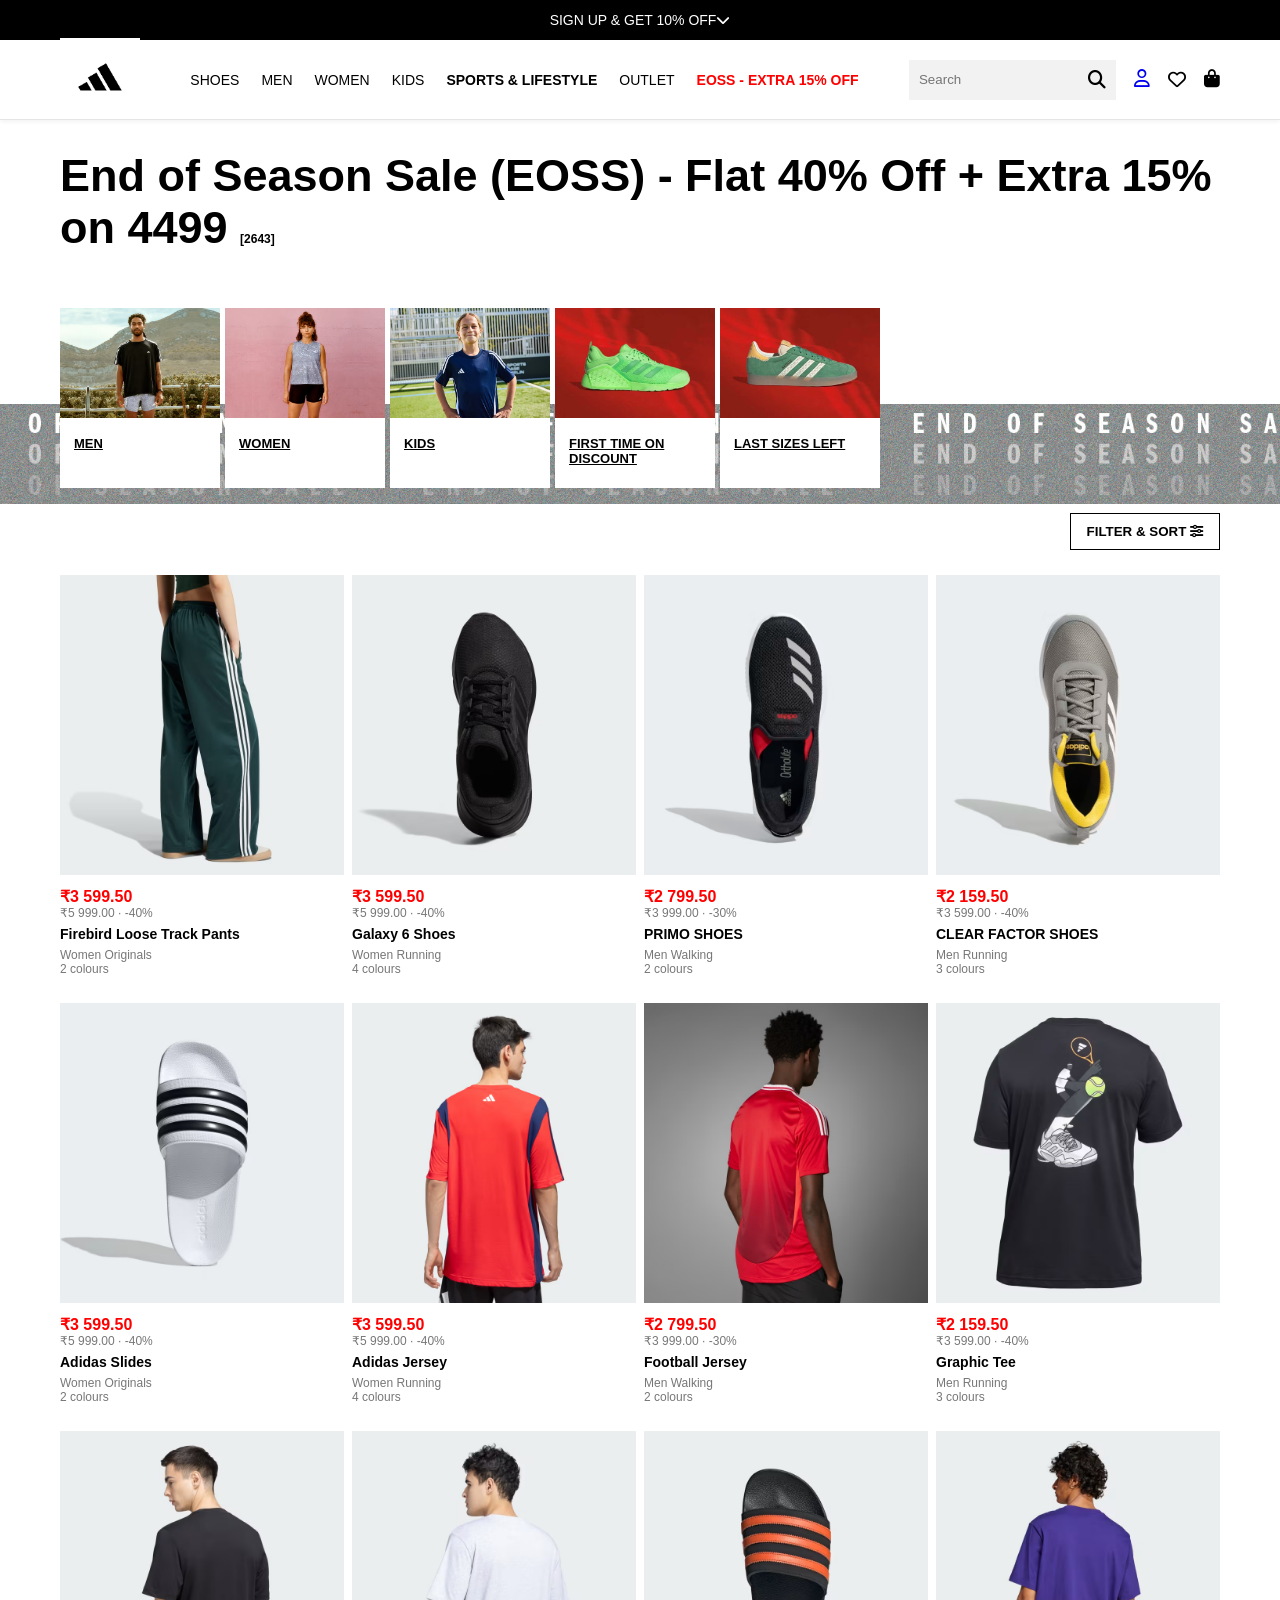
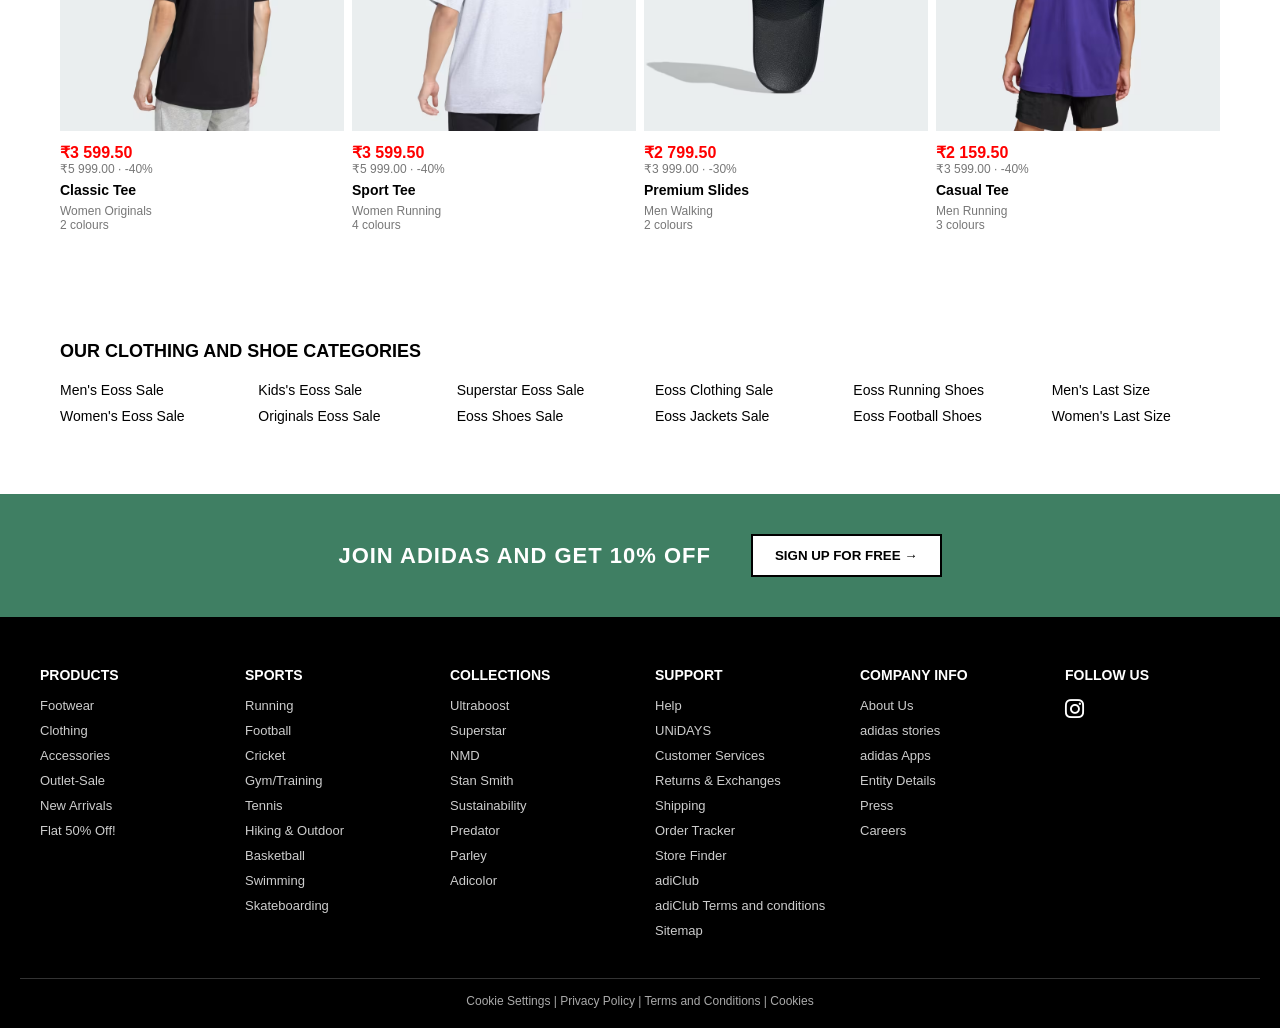
<file: index.html>
<!DOCTYPE html>
<html lang="en">
<head>
    <meta charset="UTF-8">
    <title>Adidas EOSS</title>

    <!-- External CSS -->
    <link rel="stylesheet" href="style.css">

    <!-- Font Awesome -->
    <link rel="stylesheet"
          href="https://cdnjs.cloudflare.com/ajax/libs/font-awesome/6.5.0/css/all.min.css">
</head>
<body>

<div class="top-bar">
    SIGN UP & GET 10% OFF <i class="fa-solid fa-chevron-down"></i>
</div>

<header class="navbar">
    <div class="nav-left">
        <img src="adi.jpg" alt="logo">
    </div>

    <ul class="nav-center">
        <li>SHOES</li>
        <li>MEN</li>
        <li>WOMEN</li>
        <li>KIDS</li>
        <li class="bold">SPORTS & LIFESTYLE</li>
        <li>OUTLET</li>
        <li class="sale">EOSS - EXTRA 15% OFF</li>
    </ul>

    <div class="nav-right">
        <div class="search-box">
            <input type="text" placeholder="Search">
            <i class="fa-solid fa-magnifying-glass"></i>
        </div>
        <a href="login-page.html"><i class="fa-regular fa-user"></i></a>
        <i class="fa-regular fa-heart"></i>
        <a href="cart.html" class="cart-link">
            <i class="fa-solid fa-bag-shopping"></i>
            <span class="cart-badge" id="cartCount">0</span>
        </a>
    </div>
</header>

<div class="main-content">

    <h1 class="head-title">
        End of Season Sale (EOSS) - Flat 40% Off + Extra 15% on 4499
        <span class="small">[2643]</span>
    </h1>

    <div class="backimg">
        <img src="backimg.avif" alt="!">
    </div>

    <div class="second">
        <div class="men">
            <img src="men.avif">
            <p class="img-text">MEN</p>
        </div>
        <div class="men">
            <img src="img2.avif">
            <p class="img-text">WOMEN</p>
        </div>
        <div class="men">
            <img src="img3.avif">
            <p class="img-text">KIDS</p>
        </div>
        <div class="men">
            <img src="img4.avif">
            <p class="img-text">FIRST TIME ON DISCOUNT</p>
        </div>
        <div class="men">
            <img src="img5.avif">
            <p class="img-text">LAST SIZES LEFT</p>
        </div>
    </div>

    <div class="sort-div">
        <button class="button1">
            FILTER & SORT <i class="fa-solid fa-sliders"></i>
        </button>
    </div>

    <!-- PRODUCT GRID -->
    <div class="product-grid">

        <div class="product" onclick="goToProduct('product-detail.html?id=1&name=Firebird Loose Track Pants&price=3599.50&oldPrice=5999.00&discount=40&image=pants.avif&category=Women Originals&colors=2')">
            <img class="product-img" src="pants.avif">
            <p class="price">₹3 599.50</p>
            <p class="old">₹5 999.00 · -40%</p>
            <h4>Firebird Loose Track Pants</h4>
            <p class="meta">Women Originals</p>
            <p class="meta">2 colours</p>
        </div>

        <div class="product" onclick="goToProduct('product-detail.html?id=2&name=Galaxy 6 Shoes&price=3599.50&oldPrice=5999.00&discount=40&image=shoe-1.avif&category=Women Running&colors=4')">
            <img class="product-img" src="shoe-1.avif">
            <p class="price">₹3 599.50</p>
            <p class="old">₹5 999.00 · -40%</p>
            <h4>Galaxy 6 Shoes</h4>
            <p class="meta">Women Running</p>
            <p class="meta">4 colours</p>
        </div>

        <div class="product" onclick="goToProduct('product-detail.html?id=3&name=PRIMO SHOES&price=2799.50&oldPrice=3999.00&discount=30&image=shoe-2.avif&category=Men Walking&colors=2')">
            <img class="product-img" src="shoe-2.avif">
            <p class="price">₹2 799.50</p>
            <p class="old">₹3 999.00 · -30%</p>
            <h4>PRIMO SHOES</h4>
            <p class="meta">Men Walking</p>
            <p class="meta">2 colours</p>
        </div>

        <div class="product" onclick="goToProduct('product-detail.html?id=4&name=CLEAR FACTOR SHOES&price=2159.50&oldPrice=3599.00&discount=40&image=shoe-3.avif&category=Men Running&colors=3')">
            <img class="product-img" src="shoe-3.avif">
            <p class="price">₹2 159.50</p>
            <p class="old">₹3 599.00 · -40%</p>
            <h4>CLEAR FACTOR SHOES</h4>
            <p class="meta">Men Running</p>
            <p class="meta">3 colours</p>
        </div>
        <div class="product" onclick="goToProduct('product-detail.html?id=5&name=Adidas Slides&price=3599.50&oldPrice=5999.00&discount=40&image=slides.avif&category=Women Originals&colors=2')">
            <img class="product-img" src="slides.avif">
            <p class="price">₹3 599.50</p>
            <p class="old">₹5 999.00 · -40%</p>
            <h4>Adidas Slides</h4>
            <p class="meta">Women Originals</p>
            <p class="meta">2 colours</p>
        </div>

        <div class="product" onclick="goToProduct('product-detail.html?id=6&name=Adidas Jersey&price=3599.50&oldPrice=5999.00&discount=40&image=jersey.avif&category=Women Running&colors=4')">
            <img class="product-img" src="jersey.avif">
            <p class="price">₹3 599.50</p>
            <p class="old">₹5 999.00 · -40%</p>
            <h4>Adidas Jersey</h4>
            <p class="meta">Women Running</p>
            <p class="meta">4 colours</p>
        </div>

        <div class="product" onclick="goToProduct('product-detail.html?id=7&name=Football Jersey&price=2799.50&oldPrice=3999.00&discount=30&image=jersey-1.avif&category=Men Walking&colors=2')">
            <img class="product-img" src="jersey-1.avif">
            <p class="price">₹2 799.50</p>
            <p class="old">₹3 999.00 · -30%</p>
            <h4>Football Jersey</h4>
            <p class="meta">Men Walking</p>
            <p class="meta">2 colours</p>
        </div>

        <div class="product" onclick="goToProduct('product-detail.html?id=8&name=Graphic Tee&price=2159.50&oldPrice=3599.00&discount=40&image=graphic-1.avif&category=Men Running&colors=3')">
            <img class="product-img" src="graphic-1.avif">
            <p class="price">₹2 159.50</p>
            <p class="old">₹3 599.00 · -40%</p>
            <h4>Graphic Tee</h4>
            <p class="meta">Men Running</p>
            <p class="meta">3 colours</p>
        </div>
        <div class="product" onclick="goToProduct('product-detail.html?id=9&name=Classic Tee&price=3599.50&oldPrice=5999.00&discount=40&image=tee1.avif&category=Women Originals&colors=2')">
            <img class="product-img" src="tee1.avif">
            <p class="price">₹3 599.50</p>
            <p class="old">₹5 999.00 · -40%</p>
            <h4>Classic Tee</h4>
            <p class="meta">Women Originals</p>
            <p class="meta">2 colours</p>
        </div>

        <div class="product" onclick="goToProduct('product-detail.html?id=10&name=Sport Tee&price=3599.50&oldPrice=5999.00&discount=40&image=tee2.avif&category=Women Running&colors=4')">
            <img class="product-img" src="tee2.avif">
            <p class="price">₹3 599.50</p>
            <p class="old">₹5 999.00 · -40%</p>
            <h4>Sport Tee</h4>
            <p class="meta">Women Running</p>
            <p class="meta">4 colours</p>
        </div>

        <div class="product" onclick="goToProduct('product-detail.html?id=11&name=Premium Slides&price=2799.50&oldPrice=3999.00&discount=30&image=slide-2.avif&category=Men Walking&colors=2')">
            <img class="product-img" src="slide-2.avif">
            <p class="price">₹2 799.50</p>
            <p class="old">₹3 999.00 · -30%</p>
            <h4>Premium Slides</h4>
            <p class="meta">Men Walking</p>
            <p class="meta">2 colours</p>
        </div>

        <div class="product" onclick="goToProduct('product-detail.html?id=12&name=Casual Tee&price=2159.50&oldPrice=3599.00&discount=40&image=tee3.avif&category=Men Running&colors=3')">
            <img class="product-img" src="tee3.avif">
            <p class="price">₹2 159.50</p>
            <p class="old">₹3 599.00 · -40%</p>
            <h4>Casual Tee</h4>
            <p class="meta">Men Running</p>
            <p class="meta">3 colours</p>
        </div>

    </div>
</div>
  <!-- FOOTER CATEGORIES -->
<section class="footer-categories">
    <h3>OUR CLOTHING AND SHOE CATEGORIES</h3>

    <div class="category-grid">
        <div>
            <p>Men's Eoss Sale</p>
            <p>Women's Eoss Sale</p>
        </div>

        <div>
            <p>Kids's Eoss Sale</p>
            <p>Originals Eoss Sale</p>
        </div>

        <div>
            <p>Superstar Eoss Sale</p>
            <p>Eoss Shoes Sale</p>
        </div>

        <div>
            <p>Eoss Clothing Sale</p>
            <p>Eoss Jackets Sale</p>
        </div>

        <div>
            <p>Eoss Running Shoes</p>
            <p>Eoss Football Shoes</p>
        </div>

        <div>
            <p>Men's Last Size</p>
            <p>Women's Last Size</p>
        </div>
    </div>
</section>

<!-- JOIN ADIDAS -->
<section class="join-adidas">
    <h2>JOIN ADIDAS AND GET 10% OFF</h2>
    <button>SIGN UP FOR FREE →</button>
</section>

<!-- MAIN FOOTER -->
<footer class="main-footer">

    <div class="footer-grid">

        <div>
            <h4>PRODUCTS</h4>
            <p>Footwear</p>
            <p>Clothing</p>
            <p>Accessories</p>
            <p>Outlet-Sale</p>
            <p>New Arrivals</p>
            <p>Flat 50% Off!</p>
        </div>

        <div>
            <h4>SPORTS</h4>
            <p>Running</p>
            <p>Football</p>
            <p>Cricket</p>
            <p>Gym/Training</p>
            <p>Tennis</p>
            <p>Hiking & Outdoor</p>
            <p>Basketball</p>
            <p>Swimming</p>
            <p>Skateboarding</p>
        </div>

        <div>
            <h4>COLLECTIONS</h4>
            <p>Ultraboost</p>
            <p>Superstar</p>
            <p>NMD</p>
            <p>Stan Smith</p>
            <p>Sustainability</p>
            <p>Predator</p>
            <p>Parley</p>
            <p>Adicolor</p>
        </div>

        <div>
            <h4>SUPPORT</h4>
            <p>Help</p>
            <p>UNiDAYS</p>
            <p>Customer Services</p>
            <p>Returns & Exchanges</p>
            <p>Shipping</p>
            <p>Order Tracker</p>
            <p>Store Finder</p>
            <p>adiClub</p>
            <p>adiClub Terms and conditions</p>
            <p>Sitemap</p>
        </div>

        <div>
            <h4>COMPANY INFO</h4>
            <p>About Us</p>
            <p>adidas stories</p>
            <p>adidas Apps</p>
            <p>Entity Details</p>
            <p>Press</p>
            <p>Careers</p>
        </div>

        <div>
            <h4>FOLLOW US</h4>
            <i class="fa-brands fa-instagram"></i>
        </div>

    </div>

    <div class="footer-bottom">
        <p>Cookie Settings | Privacy Policy | Terms and Conditions | Cookies</p>
    </div>

</footer>

    <script src="cart.js"></script>
    <script>
        // Function to navigate to product detail page
        function goToProduct(url) {
            window.location.href = url;
        }

        // Update cart count on page load
        function updateCartCount() {
            const cart = getCart();
            const cartCount = cart.reduce((total, item) => total + item.quantity, 0);
            const cartBadge = document.getElementById('cartCount');
            if (cartBadge) {
                cartBadge.textContent = cartCount;
                cartBadge.style.display = cartCount > 0 ? 'block' : 'none';
            }
        }

        // Update cart count when page loads
        window.addEventListener('DOMContentLoaded', updateCartCount);
    </script>
</body>
</html>
</file>
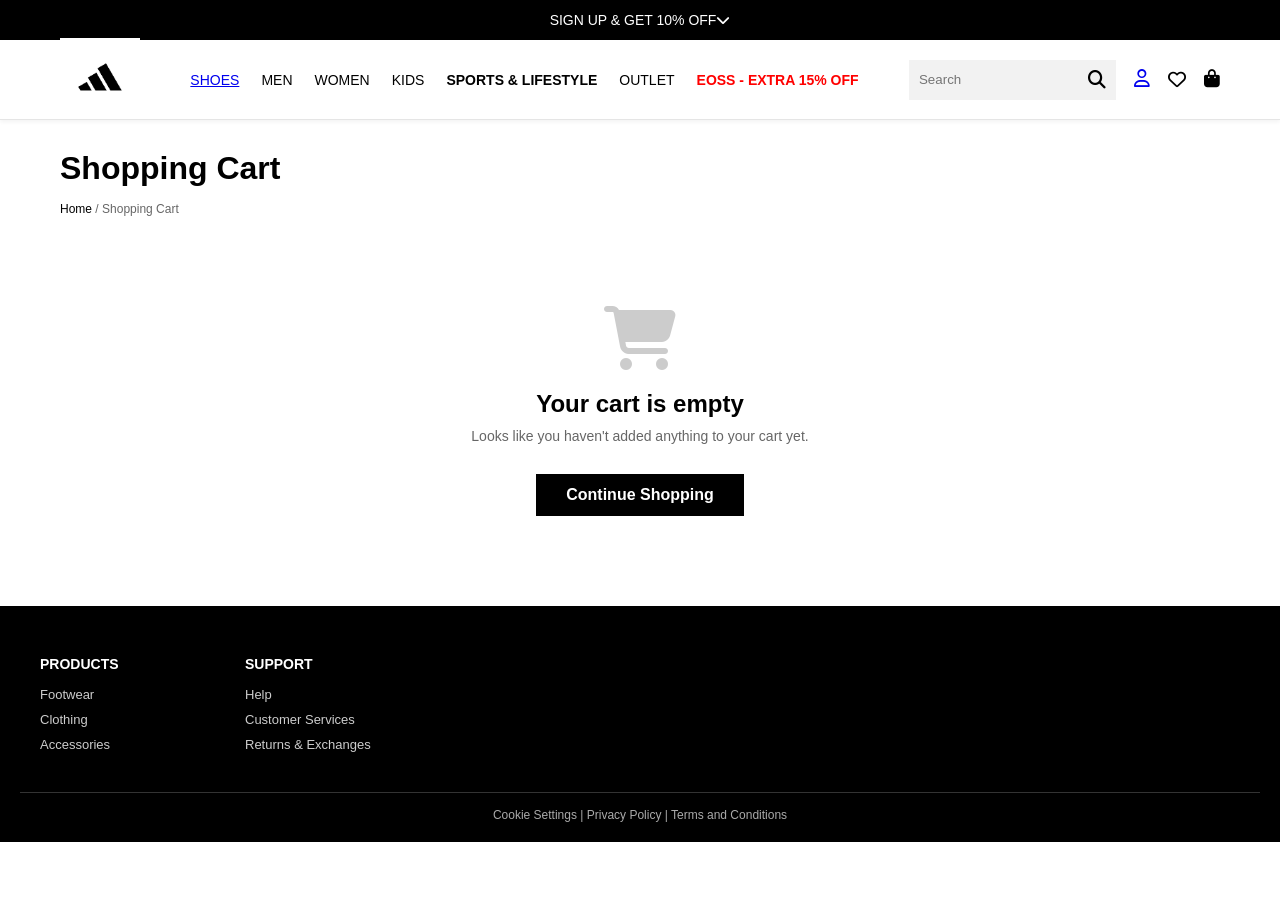
<file: cart.html>
<!DOCTYPE html>
<html lang="en">
<head>
    <meta charset="UTF-8">
    <meta name="viewport" content="width=device-width, initial-scale=1.0">
    <title>Shopping Cart - Adidas EOSS</title>
    
    <!-- External CSS -->
    <link rel="stylesheet" href="style.css">
    <link rel="stylesheet" href="cart.css">
    
    <!-- Font Awesome -->
    <link rel="stylesheet"
          href="https://cdnjs.cloudflare.com/ajax/libs/font-awesome/6.5.0/css/all.min.css">
</head>
<body>

<div class="top-bar">
    SIGN UP & GET 10% OFF <i class="fa-solid fa-chevron-down"></i>
</div>

<header class="navbar">
    <div class="nav-left">
        <a href="index.html"><img src="adi.jpg" alt="logo"></a>
    </div>

    <ul class="nav-center">
        <li><a href="index.html">SHOES</a></li>
        <li>MEN</li>
        <li>WOMEN</li>
        <li>KIDS</li>
        <li class="bold">SPORTS & LIFESTYLE</li>
        <li>OUTLET</li>
        <li class="sale">EOSS - EXTRA 15% OFF</li>
    </ul>

    <div class="nav-right">
        <div class="search-box">
            <input type="text" placeholder="Search">
            <i class="fa-solid fa-magnifying-glass"></i>
        </div>
        <a href="login-page.html"><i class="fa-regular fa-user"></i></a>
        <i class="fa-regular fa-heart"></i>
        <a href="cart.html" class="cart-link">
            <i class="fa-solid fa-bag-shopping"></i>
            <span class="cart-badge" id="cartCount">0</span>
        </a>
    </div>
</header>

<div class="cart-container">
    <div class="cart-header">
        <h1>Shopping Cart</h1>
        <nav class="breadcrumb">
            <a href="index.html">Home</a> / <span>Shopping Cart</span>
        </nav>
    </div>

    <!-- Empty Cart Message -->
    <div id="emptyCart" class="empty-cart" style="display: none;">
        <i class="fa-solid fa-cart-shopping"></i>
        <h2>Your cart is empty</h2>
        <p>Looks like you haven't added anything to your cart yet.</p>
        <a href="index.html" class="continue-shopping-btn">Continue Shopping</a>
    </div>

    <!-- Cart Content -->
    <div id="cartContent" class="cart-content">
        <div class="cart-items-section">
            <div class="cart-items" id="cartItems">
                
            </div>
        </div>

        <div class="cart-summary-section">
            <div class="cart-summary">
                <h2>Order Summary</h2>
                <div class="summary-row">
                    <span>Subtotal</span>
                    <span id="subtotal">₹0.00</span>
                </div>
                <div class="summary-row">
                    <span>Shipping</span>
                    <span>FREE</span>
                </div>
                <div class="summary-row discount-row">
                    <span>Discount (EOSS)</span>
                    <span id="discount">-₹0.00</span>
                </div>
                <div class="summary-row total-row">
                    <span>Total</span>
                    <span id="total">₹0.00</span>
                </div>
                <button class="checkout-btn">PROCEED TO CHECKOUT</button>
                <a href="index.html" class="continue-shopping-link">Continue Shopping</a>
            </div>
        </div>
    </div>
</div>

<!-- Footer -->
<footer class="main-footer">
    <div class="footer-grid">
        <div>
            <h4>PRODUCTS</h4>
            <p>Footwear</p>
            <p>Clothing</p>
            <p>Accessories</p>
        </div>
        <div>
            <h4>SUPPORT</h4>
            <p>Help</p>
            <p>Customer Services</p>
            <p>Returns & Exchanges</p>
        </div>
    </div>
    <div class="footer-bottom">
        <p>Cookie Settings | Privacy Policy | Terms and Conditions</p>
    </div>
</footer>

<script src="cart.js"></script>
<script>
    // Render cart items
    function renderCartItems() {
        const cart = getCart();
        const cartItemsContainer = document.getElementById('cartItems');
        const emptyCart = document.getElementById('emptyCart');
        const cartContent = document.getElementById('cartContent');

        if (cart.length === 0) {
            emptyCart.style.display = 'block';
            cartContent.style.display = 'none';
            updateCartCount();
            return;
        }

        emptyCart.style.display = 'none';
        cartContent.style.display = 'flex';

        cartItemsContainer.innerHTML = '';

        cart.forEach(item => {
            const cartItem = document.createElement('div');
            cartItem.className = 'cart-item';
            cartItem.innerHTML = `
                <div class="cart-item-image">
                    <img src="${item.image}" alt="${item.name}">
                </div>
                <div class="cart-item-details">
                    <h3>${item.name}</h3>
                    <p class="cart-item-category">${item.category}</p>
                    <p class="cart-item-size">Size: ${item.size}</p>
                    <div class="cart-item-price">
                        <span class="current-price">₹${item.price.toLocaleString('en-IN', {minimumFractionDigits: 2})}</span>
                        <span class="old-price">₹${item.oldPrice.toLocaleString('en-IN', {minimumFractionDigits: 2})}</span>
                        <span class="discount-badge">-${item.discount}%</span>
                    </div>
                </div>
                <div class="cart-item-quantity">
                    <label>Quantity:</label>
                    <div class="quantity-controls">
                        <button class="qty-btn minus" onclick="updateQuantity('${item.id}', '${item.size}', ${item.quantity - 1})">-</button>
                        <span class="qty-value">${item.quantity}</span>
                        <button class="qty-btn plus" onclick="updateQuantity('${item.id}', '${item.size}', ${item.quantity + 1})">+</button>
                    </div>
                </div>
                <div class="cart-item-total">
                    <span>₹${(item.price * item.quantity).toLocaleString('en-IN', {minimumFractionDigits: 2})}</span>
                </div>
                <button class="remove-btn" onclick="removeItem('${item.id}', '${item.size}')">
                    <i class="fa-solid fa-trash"></i>
                </button>
            `;
            cartItemsContainer.appendChild(cartItem);
        });

        updateCartSummary();
        updateCartCount();
    }

    // Update quantity
    function updateQuantity(productId, size, newQuantity) {
        updateCartQuantity(productId, size, newQuantity);
        renderCartItems();
    }

    // Remove item
    function removeItem(productId, size) {
        if (confirm('Are you sure you want to remove this item from your cart?')) {
            removeFromCart(productId, size);
            renderCartItems();
        }
    }

    // Update cart summary
    function updateCartSummary() {
        const cart = getCart();
        const subtotal = cart.reduce((total, item) => total + (item.price * item.quantity), 0);
        const originalTotal = cart.reduce((total, item) => total + (item.oldPrice * item.quantity), 0);
        const discount = originalTotal - subtotal;
        const total = subtotal;

        document.getElementById('subtotal').textContent = `₹${subtotal.toLocaleString('en-IN', {minimumFractionDigits: 2})}`;
        document.getElementById('discount').textContent = `-₹${discount.toLocaleString('en-IN', {minimumFractionDigits: 2})}`;
        document.getElementById('total').textContent = `₹${total.toLocaleString('en-IN', {minimumFractionDigits: 2})}`;
    }

    // Load cart on page load
    window.addEventListener('DOMContentLoaded', function() {
        renderCartItems();
        updateCartCount();
    });
</script>

</body>
</html>
</file>
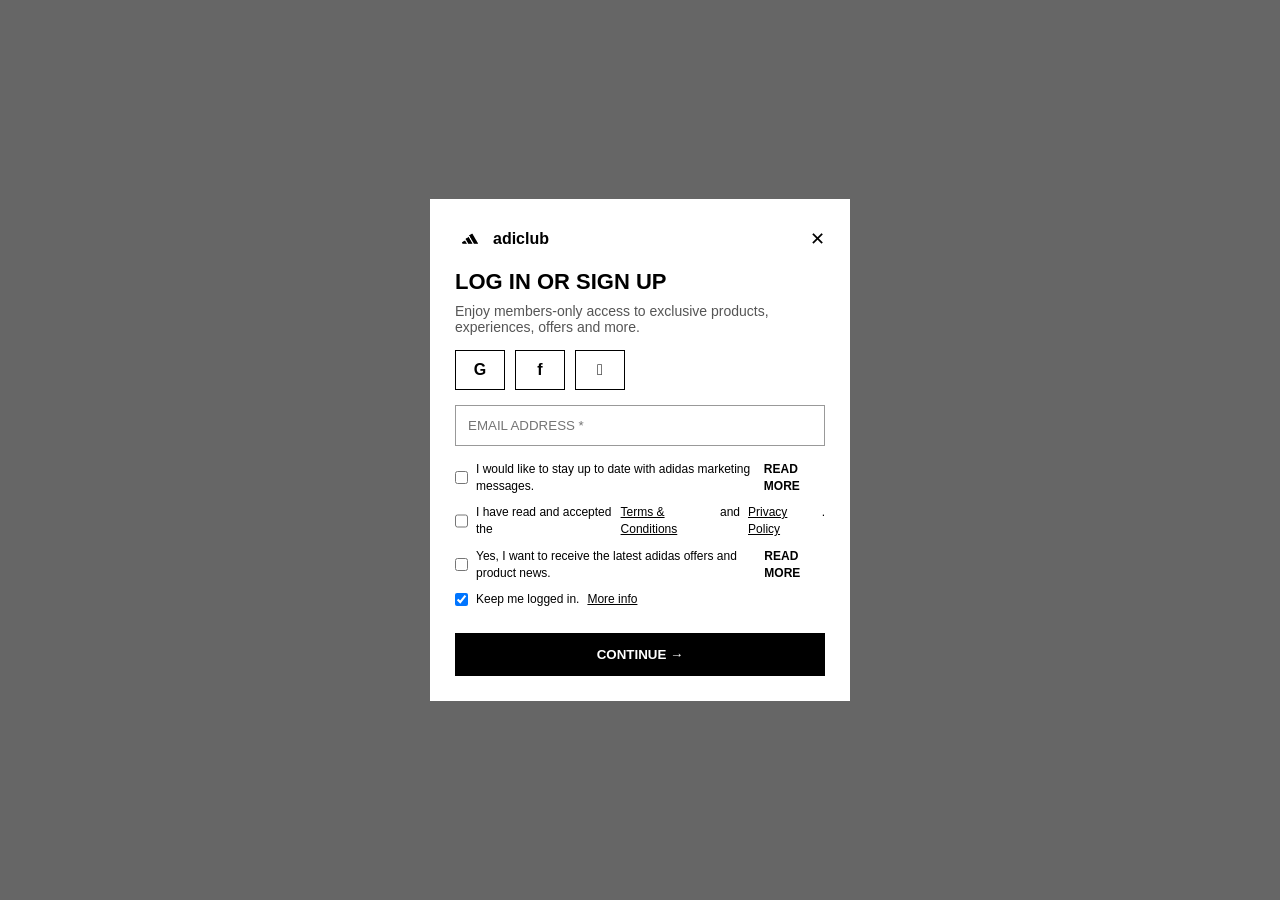
<file: login-page.html>
<!DOCTYPE html>
<html lang="en">
<head>
    <meta charset="UTF-8">
    <title>Adiclub Signup</title>
    <link rel="stylesheet" href="login-page.css">
</head>
<body>

<div class="overlay">
    <div class="signup-box">

        <!-- HEADER -->
        <div class="header">
            <div class="brand">
                <img src="adi.jpg" alt="adidas">
                <span>adiclub</span>
            </div>
            <a href="index.html" class="close">✕</a>
        </div>

        <!-- TITLE -->
        <h2>LOG IN OR SIGN UP</h2>
        <p class="desc">
            Enjoy members-only access to exclusive products, experiences, offers and more.
        </p>

        <!-- SOCIAL LOGIN -->
        <div class="social-login">
            <div class="social">G</div>
            <div class="social">f</div>
            <div class="social"></div>
        </div>

        <!-- EMAIL -->
        <input type="email" placeholder="EMAIL ADDRESS *">

        <!-- CHECKBOXES -->
        <label class="checkbox">
            <input type="checkbox">
            I would like to stay up to date with adidas marketing messages.
            <span>READ MORE</span>
        </label>

        <label class="checkbox">
            <input type="checkbox">
            I have read and accepted the
            <u>Terms & Conditions</u> and <u>Privacy Policy</u>.
        </label>

        <label class="checkbox">
            <input type="checkbox">
            Yes, I want to receive the latest adidas offers and product news.
            <span>READ MORE</span>
        </label>

        <label class="checkbox">
            <input type="checkbox" checked>
            Keep me logged in. <u>More info</u>
        </label>

        <!-- BUTTON -->
        <button class="continue-btn">
            CONTINUE →
        </button>

    </div>
</div>

</body>
</html>
</file>
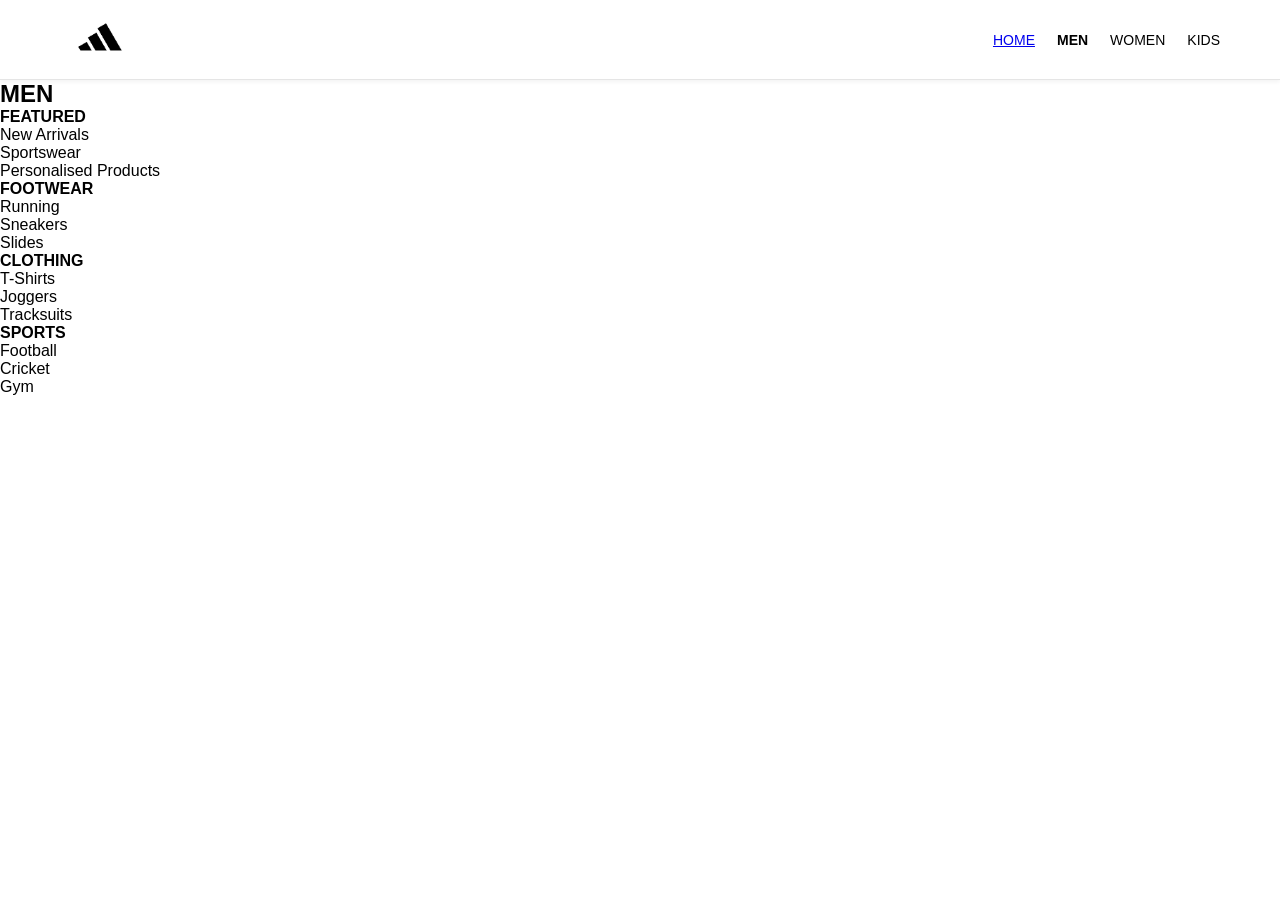
<file: men.html>
<!DOCTYPE html>
<html lang="en">
<head>
    <meta charset="UTF-8">
    <title>Men | Adidas</title>
    <link rel="stylesheet" href="style.css">
</head>
<body>

<!-- NAVBAR (SAME AS MAIN PAGE) -->
<header class="navbar">
    <div class="nav-left">
        <img src="adi.jpg">
    </div>

    <ul class="nav-center">
        <li><a href="index.html">HOME</a></li>
        <li class="bold">MEN</li>
        <li>WOMEN</li>
        <li>KIDS</li>
    </ul>
</header>

<!-- MEGA MENU CONTENT -->
<section class="men-page">

    <h2>MEN</h2>

    <div class="mega-left">

        <div class="mega-col">
            <h4>FEATURED</h4>
            <p>New Arrivals</p>
            <p>Sportswear</p>
            <p>Personalised Products</p>
        </div>

        <div class="mega-col">
            <h4>FOOTWEAR</h4>
            <p>Running</p>
            <p>Sneakers</p>
            <p>Slides</p>
        </div>

        <div class="mega-col">
            <h4>CLOTHING</h4>
            <p>T-Shirts</p>
            <p>Joggers</p>
            <p>Tracksuits</p>
        </div>

        <div class="mega-col">
            <h4>SPORTS</h4>
            <p>Football</p>
            <p>Cricket</p>
            <p>Gym</p>
        </div>

    </div>

</section>

</body>
</html>
</file>
<file: style.css>
*{
    margin:0;
    padding:0;
    box-sizing:border-box;
    font-family: Arial, Helvetica, sans-serif;
}

/* TOP BAR */
.top-bar{
    height:40px;
    background:black;
    color:white;
    display:flex;
    align-items:center;
    justify-content:center;
    font-size:14px;
}

/* NAVBAR */
.navbar{
    height:80px;
    display:flex;
    align-items:center;
    justify-content:space-between;
    padding:0 60px;
    border-bottom:1px solid #e5e5e5;
    position:sticky;
    top:0;
    background-color:#fff;
    z-index:1000;
    box-shadow:0 2px 4px rgba(0,0,0,0.05);
}

.nav-left img{
    width:80px;
}

.nav-center{
    list-style:none;
    display:flex;
    gap:22px;
    font-size:14px;
}

.nav-center li{
    cursor:pointer;
}

.nav-center li:hover{
    text-decoration:underline;
}

.bold{
    font-weight:700;
}

.sale{
    color:red;
    font-weight:700;
}

.nav-right{
    display:flex;
    align-items:center;
    gap:18px;
}

.search-box{
    height:40px;
    display:flex;
    align-items:center;
    background:#f2f2f2;
    padding:6px 10px;
}

.search-box input{
    border:none;
    outline:none;
    background:transparent;
}

.nav-right i{
    font-size:18px;
    cursor:pointer;
}

.cart-link{
    position:relative;
    display:inline-block;
    text-decoration:none;
    color:inherit;
}

.cart-badge{
    position:absolute;
    top:-8px;
    right:-8px;
    background-color:#dc3545;
    color:white;
    border-radius:50%;
    width:18px;
    height:18px;
    display:flex;
    align-items:center;
    justify-content:center;
    font-size:10px;
    font-weight:700;
    display:none;
}

/* MAIN CONTENT */
.main-content{
    max-width:1200px;
    margin:auto;
    padding:30px 20px;
}

/* TITLE */
.head-title{
    font-size:45px;
    font-weight:700;
}

.small{
    font-size:12px;
}

/* BANNER */
.backimg{
    margin-left: -200px;
    margin-top:20px;
}

.backimg img{
    z-index: -1;
    position: relative;
    top: 130px;
    width:auto;
    height:100px;
    object-fit: cover;
}

/* CATEGORY CARDS */
.second{
    display:flex;
    margin-right:5px;
    margin-top:-70px;
}

.men{
     margin-right:5px;
    width: 160px;
    height: 180px;
    background-color: white; 
}

.men img{
    width:100%;
    height:110px;
    object-fit:cover;
}

.img-text{
    padding:14px;
    font-size:13px;
    font-weight:700;
    text-decoration:underline;
}

/* FILTER */
.sort-div{
    display:flex;
    justify-content:flex-end;
    margin:25px 0;
}

.button1{
    padding:10px 16px;
    background:white;
    border:1px solid black;
    font-weight:700;
    cursor:pointer;
}

/* PRODUCT GRID */
.product-grid{
    display:grid;
    grid-template-columns:repeat(4, 1fr);
    gap:8px;
}

.product{
    height:420px;
    cursor:pointer;
    transition: transform 0.2s ease;
}

.product:hover{
    transform: translateY(-5px);
}

.product-img{
    width:100%;
    height:300px;
    object-fit:cover;
}

.price{
    color:red;
    font-weight:700;
    margin-top:8px;
}

.old{
    font-size:12px;
    color:#777;
}

.product h4{
    font-size:14px;
    margin:6px 0;
}

.meta{
    font-size:12px;
    color:#777;
}
/* FOOTER CATEGORIES */
.footer-categories{
    max-width:1200px;
    margin:60px auto;
    padding:0 20px;
}

.footer-categories h3{
    font-size:18px;
    margin-bottom:20px;
}

.category-grid{
    display:grid;
    grid-template-columns:repeat(6, 1fr);
    gap:30px;
    font-size:14px;
}

.category-grid p{
    margin-bottom:10px;
    cursor:pointer;
}

/*  ADIDAS BAR */
.join-adidas{
    background:#3f7f63;
    color:white;
    padding:40px 20px;
    display:flex;
    justify-content:center;
    align-items:center;
    gap:40px;
}

.join-adidas h2{
    font-size:22px;
    letter-spacing:1px;
}

.join-adidas button{
    padding:12px 22px;
    background:white;
    border:2px solid black;
    font-weight:700;
    cursor:pointer;
}

/* MAIN FOOTER */
.main-footer{
    background:black;
    color:white;
    padding:50px 20px 20px;
}

.footer-grid{
    max-width:1200px;
    margin:auto;
    display:grid;
    grid-template-columns:repeat(6, 1fr);
    gap:30px;
}

.footer-grid h4{
    margin-bottom:15px;
    font-size:14px;
}

.footer-grid p{
    width: auto;
    font-size:13px;
    margin-bottom:10px;
    color:#ccc;
    cursor:pointer;
}

.footer-grid i{
    font-size:22px;
    cursor:pointer;
}

/* FOOTER BOTTOM */ 
.footer-bottom{
    border-top:1px solid #333;
    margin-top:30px;
    padding-top:15px;
    text-align:center;
    font-size:12px;
    color:#aaa;
}
</file>
<file: cart.css>
/* Cart Page Styles */

.cart-container {
    max-width: 1200px;
    margin: 0 auto;
    padding: 30px 20px;
}

.cart-header {
    margin-bottom: 30px;
}

.cart-header h1 {
    font-size: 32px;
    font-weight: 700;
    margin-bottom: 15px;
}

.breadcrumb {
    font-size: 12px;
    color: #666;
}

.breadcrumb a {
    color: #000;
    text-decoration: none;
}

.breadcrumb a:hover {
    text-decoration: underline;
}

/* Empty Cart */
.empty-cart {
    text-align: center;
    padding: 60px 20px;
}

.empty-cart i {
    font-size: 64px;
    color: #ccc;
    margin-bottom: 20px;
}

.empty-cart h2 {
    font-size: 24px;
    font-weight: 700;
    margin-bottom: 10px;
}

.empty-cart p {
    font-size: 14px;
    color: #666;
    margin-bottom: 30px;
}

.continue-shopping-btn {
    display: inline-block;
    padding: 12px 30px;
    background-color: #000;
    color: #fff;
    text-decoration: none;
    font-weight: 700;
    transition: background-color 0.3s ease;
}

.continue-shopping-btn:hover {
    background-color: #333;
}

/* Cart Content */
.cart-content {
    display: flex;
    gap: 40px;
    align-items: flex-start;
}

.cart-items-section {
    flex: 2;
}

.cart-items {
    display: flex;
    flex-direction: column;
    gap: 20px;
}

/* Cart Item */
.cart-item {
    display: grid;
    grid-template-columns: 120px 1fr auto auto 40px;
    gap: 20px;
    padding: 20px;
    border: 1px solid #e5e5e5;
    align-items: center;
}

.cart-item-image {
    width: 120px;
    height: 120px;
    background-color: #f5f5f5;
    overflow: hidden;
}

.cart-item-image img {
    width: 100%;
    height: 100%;
    object-fit: cover;
}

.cart-item-details {
    display: flex;
    flex-direction: column;
    gap: 8px;
}

.cart-item-details h3 {
    font-size: 16px;
    font-weight: 700;
    margin: 0;
}

.cart-item-category {
    font-size: 12px;
    color: #666;
    margin: 0;
}

.cart-item-size {
    font-size: 12px;
    color: #666;
    margin: 0;
}

.cart-item-price {
    display: flex;
    align-items: center;
    gap: 10px;
    margin-top: 5px;
}

.current-price {
    font-size: 16px;
    font-weight: 700;
    color: #dc3545;
}

.old-price {
    font-size: 12px;
    color: #999;
    text-decoration: line-through;
}

.discount-badge {
    background-color: #dc3545;
    color: #fff;
    padding: 2px 6px;
    font-size: 10px;
    font-weight: 700;
    border-radius: 3px;
}

/* Quantity Controls */
.cart-item-quantity {
    display: flex;
    flex-direction: column;
    gap: 8px;
}

.cart-item-quantity label {
    font-size: 12px;
    font-weight: 700;
}

.quantity-controls {
    display: flex;
    align-items: center;
    gap: 10px;
    border: 1px solid #000;
}

.qty-btn {
    width: 30px;
    height: 30px;
    border: none;
    background-color: #fff;
    cursor: pointer;
    font-size: 16px;
    font-weight: 700;
    transition: background-color 0.2s ease;
}

.qty-btn:hover {
    background-color: #f5f5f5;
}

.qty-value {
    min-width: 30px;
    text-align: center;
    font-weight: 700;
}

/* Cart Item Total */
.cart-item-total {
    font-size: 18px;
    font-weight: 700;
    text-align: right;
}

/* Remove Button */
.remove-btn {
    background: none;
    border: none;
    cursor: pointer;
    color: #dc3545;
    font-size: 18px;
    padding: 5px;
    transition: color 0.2s ease;
}

.remove-btn:hover {
    color: #c82333;
}

/* Cart Summary */
.cart-summary-section {
    flex: 1;
    position: sticky;
    top: 100px;
}

.cart-summary {
    background-color: #f9f9f9;
    padding: 30px;
    border: 1px solid #e5e5e5;
}

.cart-summary h2 {
    font-size: 20px;
    font-weight: 700;
    margin-bottom: 20px;
}

.summary-row {
    display: flex;
    justify-content: space-between;
    padding: 12px 0;
    font-size: 14px;
}

.summary-row span:last-child {
    font-weight: 700;
}

.discount-row {
    color: #dc3545;
}

.total-row {
    border-top: 2px solid #000;
    margin-top: 10px;
    padding-top: 15px;
    font-size: 18px;
    font-weight: 700;
}

.checkout-btn {
    width: 100%;
    padding: 15px;
    background-color: #000;
    color: #fff;
    font-size: 16px;
    font-weight: 700;
    border: none;
    cursor: pointer;
    margin-top: 20px;
    transition: background-color 0.3s ease;
}

.checkout-btn:hover {
    background-color: #333;
}

.continue-shopping-link {
    display: block;
    text-align: center;
    margin-top: 15px;
    color: #000;
    text-decoration: underline;
    font-size: 14px;
}

.continue-shopping-link:hover {
    color: #666;
}

/* Responsive Design */
@media screen and (max-width: 968px) {
    .cart-content {
        flex-direction: column;
    }

    .cart-summary-section {
        position: relative;
        top: 0;
    }

    .cart-item {
        grid-template-columns: 100px 1fr;
        gap: 15px;
    }

    .cart-item-quantity,
    .cart-item-total,
    .remove-btn {
        grid-column: 2;
    }

    .cart-item-quantity {
        margin-top: 10px;
    }

    .cart-item-total {
        text-align: left;
        margin-top: 10px;
    }

    .remove-btn {
        position: absolute;
        top: 20px;
        right: 20px;
    }
}

@media screen and (max-width: 640px) {
    .cart-container {
        padding: 20px 15px;
    }

    .cart-header h1 {
        font-size: 24px;
    }

    .cart-item {
        grid-template-columns: 80px 1fr;
        padding: 15px;
    }

    .cart-item-image {
        width: 80px;
        height: 80px;
    }

    .cart-summary {
        padding: 20px;
    }
}
</file>
<file: login-page.css>
* {
    margin: 0;
    padding: 0;
    box-sizing: border-box;
    font-family: Arial, Helvetica, sans-serif;
}

/* DARK BACKGROUND */
.overlay {
    width: 100vw;
    height: 100vh;
    background: rgba(0,0,0,0.6);
    display: flex;
    justify-content: center;
    align-items: center;
}

/* SIGNUP BOX */
.signup-box {
    width: 420px;
    background: white;
    padding: 25px;
}

/* HEADER */
.header {
    display: flex;
    justify-content: space-between;
    align-items: center;
}

.brand {
    display: flex;
    align-items: center;
    gap: 8px;
    font-weight: bold;
}

.brand img {
    width: 30px;
}

.close {
    text-decoration: none;
    font-size: 18px;
    color: black;
}

/* TITLE */
.signup-box h2 {
    margin: 15px 0 8px;
    font-size: 22px;
}

.desc {
    font-size: 14px;
    color: #555;
    margin-bottom: 15px;
}

/* SOCIAL LOGIN */
.social-login {
    display: flex;
    gap: 10px;
    margin-bottom: 15px;
}

.social {
    width: 50px;
    height: 40px;
    border: 1px solid black;
    display: flex;
    justify-content: center;
    align-items: center;
    font-weight: bold;
    cursor: pointer;
}

/* EMAIL INPUT */
input[type="email"] {
    width: 100%;
    padding: 12px;
    border: 1px solid #999;
    margin-bottom: 15px;
}

/* CHECKBOX */
.checkbox {
    font-size: 12px;
    display: flex;
    gap: 8px;
    margin-bottom: 10px;
    line-height: 1.4;
}

.checkbox span {
    font-weight: bold;
    cursor: pointer;
}

/* BUTTON */
.continue-btn {
    width: 100%;
    padding: 14px;
    background: black;
    color: white;
    font-weight: bold;
    border: none;
    cursor: pointer;
    margin-top: 15px;
}
</file>
